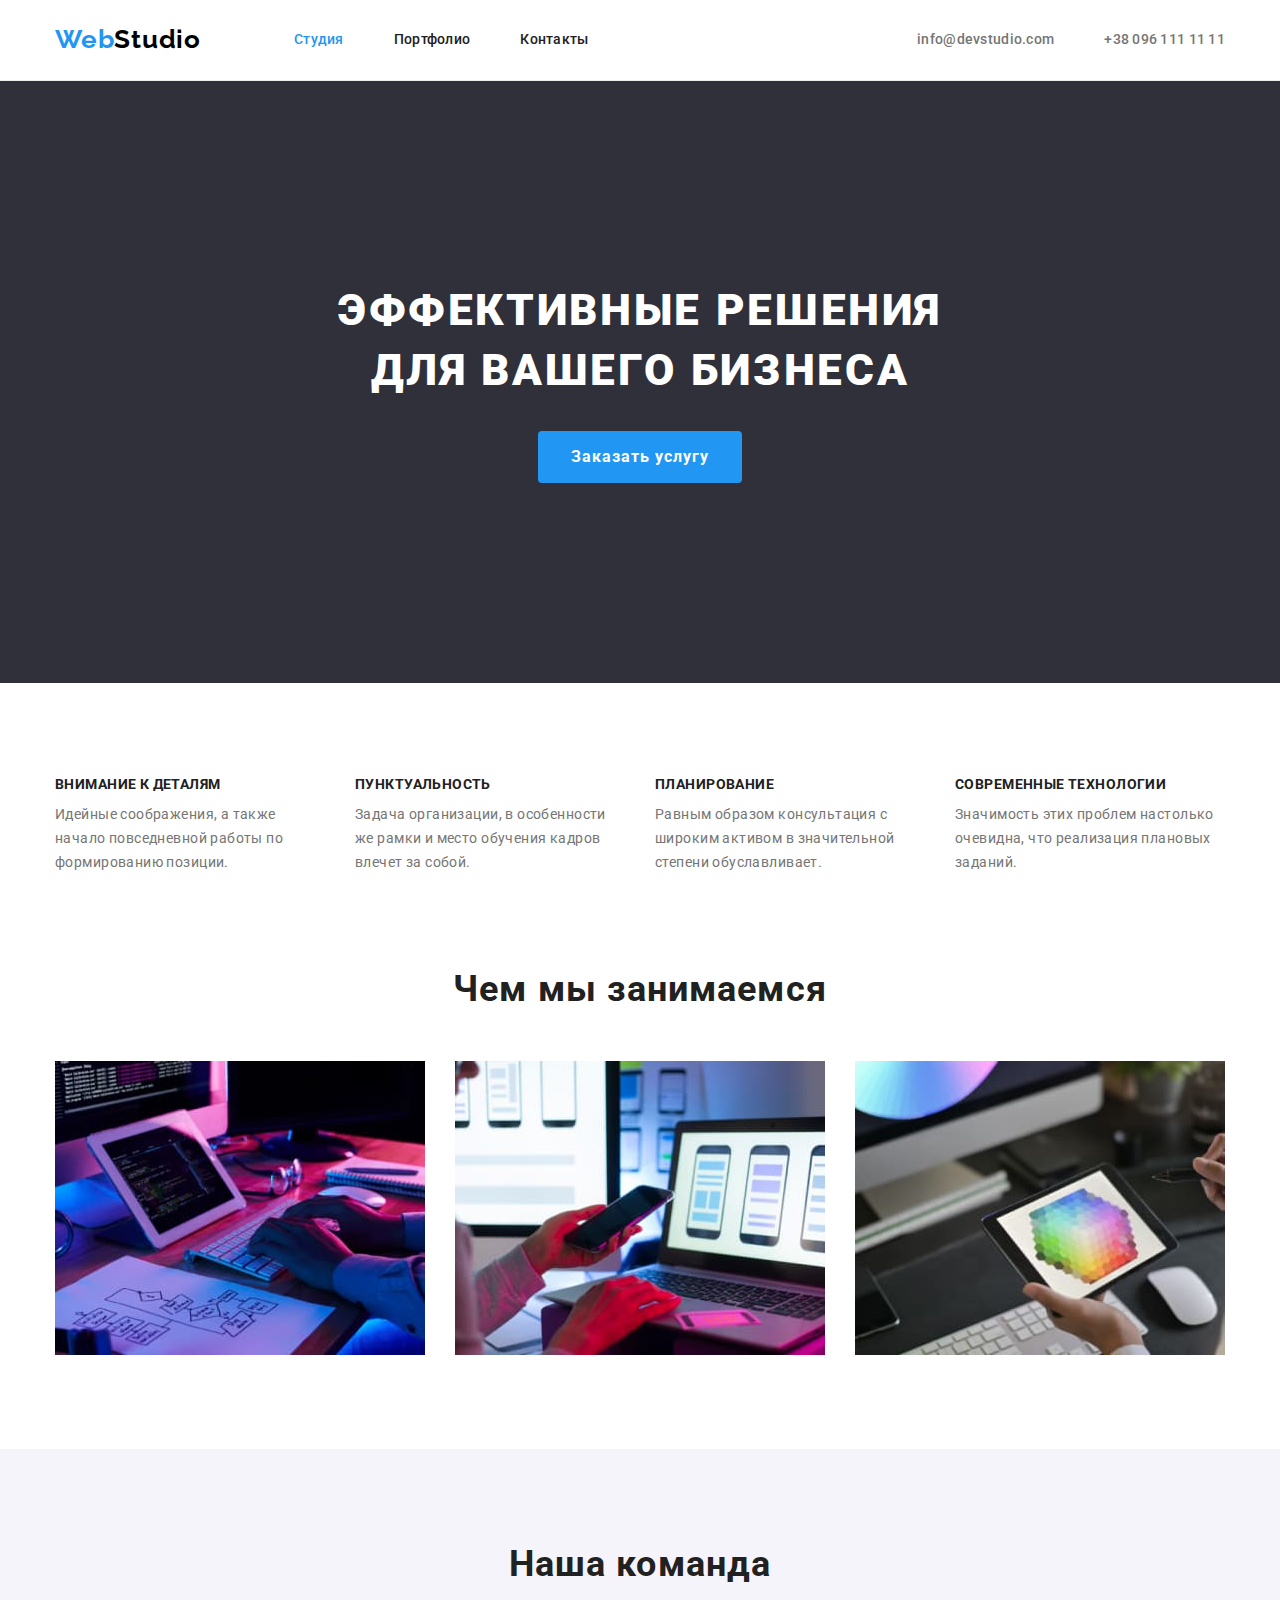
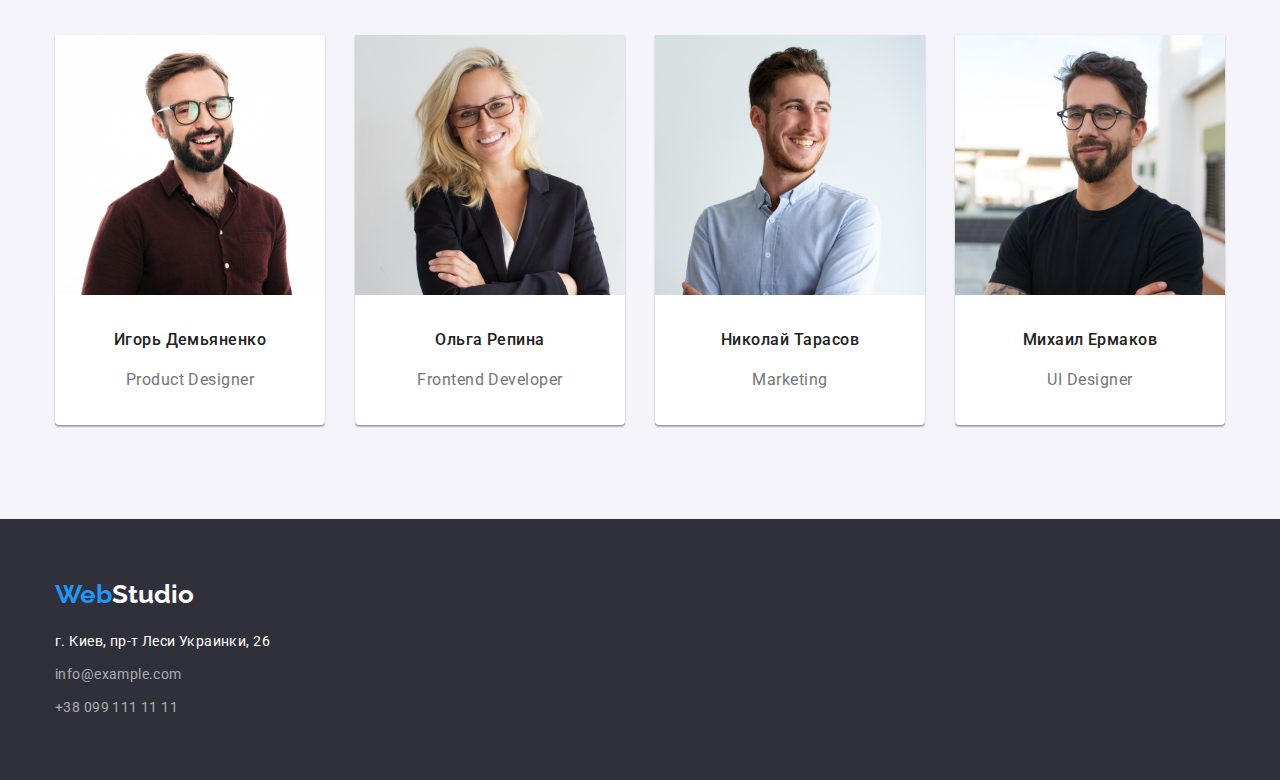
<file: index.html>
<!DOCTYPE html>
<html lang="ru">
  <head>
    <meta charset="UTF-8" />
    <meta http-equiv="X-UA-Compatible" content="IE=edge" />
    <meta name="viewport" content="width=device-width, initial-scale=1.0" />
    <title>Студия</title>
    <link rel="preconnect" href="https://fonts.googleapis.com" />
    <link rel="preconnect" href="https://fonts.gstatic.com" crossorigin />
    <link
      rel="stylesheet"
      href="https://cdnjs.cloudflare.com/ajax/libs/modern-normalize/1.1.0/modern-normalize.min.css"
    />
    <link
      href="https://fonts.googleapis.com/css2?family=Raleway:wght@700&family=Roboto:wght@400;500;700;900&display=swap"
      rel="stylesheet"
    />

    <link rel="stylesheet" href="./css/styles.css" />
  </head>
  <body>
    <!-- Шапка -->
    <header>
      <div class="container header">
        <nav>
          <a lang="en" href="./index.html" class="studio-header"
            ><span class="web">Web</span>Studio</a
          >
          <ul class="site-nav list">
            <li class="item"><a href="./index.html" class="link current">Студия</a></li>
            <li class="item"><a href="./portfolio.html" class="link">Портфолио</a></li>
            <li class="item"><a href="" class="link">Контакты</a></li>
          </ul>
        </nav>
        <ul class="header-contacts list">
          <li class="item">
            <a href="mailto:info@devstudio.com" class="link">info@devstudio.com</a>
          </li>
          <li class="item"><a href="tel:+380961111111" class="link"> +38 096 111 11 11</a></li>
        </ul>
      </div>
    </header>
    <main>
      <!-- Герой -->
      <section class="section hero">
        <div class="container hero">
          <h1 class="hero-title">Эффективные решения для вашего бизнеса</h1>
          <button type="button" class="button order primary">Заказать услугу</button>
        </div>
      </section>
      <!-- Особенности работы -->
      <section class="section advantages">
        <div class="container advantages">
          <h2 class="section-title hide">Наши преимущества</h2>

          <ul class="advantages list">
            <li class="item">
              <h3 class="title">Внимание к деталям</h3>
              <p class="desc">
                Идейные соображения, а также начало повседневной работы по формированию позиции.
              </p>
            </li>
            <li class="item">
              <h3 class="title">Пунктуальность</h3>
              <p class="desc">
                Задача организации, в особенности же рамки и место обучения кадров влечет за собой.
              </p>
            </li>
            <li class="item">
              <h3 class="title">Планирование</h3>
              <p class="desc">
                Равным образом консультация с широким активом в значительной степени обуславливает.
              </p>
            </li>
            <li class="item">
              <h3 class="title">Современные технологии</h3>
              <p class="desc">
                Значимость этих проблем настолько очевидна, что реализация плановых заданий.
              </p>
            </li>
          </ul>
        </div>
      </section>
      <!-- Чем занимаются -->
      <section class="section work">
        <div class="container work">
          <h2 class="section-title">Чем мы занимаемся</h2>

          <ul class="work list">
            <li class="item">
              <img src="./images/photo-box1.jpg" alt="Програмист пишет код" width="370" />
            </li>
            <li class="item">
              <img src="./images/photo-box2.jpg" alt="Телефон и ноутбук" width="370" />
            </li>
            <li class="item">
              <img src="./images/photo-box3.jpg" alt="Палитра цветов на планшете" width="370" />
            </li>
          </ul>
        </div>
      </section>
      <!-- Команда -->
      <section class="section team">
        <div class="container cooperators">
          <h2 class="section-title">Наша команда</h2>

          <ul class="cooperators list">
            <li class="item">
              <img src="./images/PD.jpg" alt="Product Designer" width="270" />
              <div class="desc">
                <h3 class="cooperator">Игорь Демьяненко</h3>
                <p lang="en" class="post">Product Designer</p>
              </div>
            </li>
            <li class="item">
              <img src="./images/FD.jpg" alt="Frontend Developer" width="270" />
              <div class="desc">
                <h3 class="cooperator">Ольга Репина</h3>
                <p lang="en" class="post">Frontend Developer</p>
              </div>
            </li>
            <li class="item">
              <img src="./images/M.jpg" alt="Marketing" width="270" />
              <div class="desc">
                <h3 class="cooperator">Николай Тарасов</h3>
                <p lang="en" class="post">Marketing</p>
              </div>
            </li>
            <li class="item">
              <img src="./images/UID.jpg" alt="UI Designer" width="270" />
              <div class="desc">
                <h3 class="cooperator">Михаил Ермаков</h3>
                <p lang="en" class="post">UI Designer</p>
              </div>
            </li>
          </ul>
        </div>
      </section>
    </main>
    <!-- Футер -->

    <footer class="section footer">
      <div class="container footer">
        <a lang="en" href="./index.html" class="studio-footer"
          ><span class="web">Web</span>Studio</a
        >
        <address>
          <ul class="address list">
            <li class="item">г. Киев, пр-т Леси Украинки, 26</li>
            <li class="item">
              <a href="mailto:info@example.com" class="address-mail">info@example.com</a>
            </li>
            <li class="item">
              <a href="tel:+380991111111" class="address-tel">+38 099 111 11 11</a>
            </li>
          </ul>
        </address>
      </div>
    </footer>
  </body>
</html>
</file>
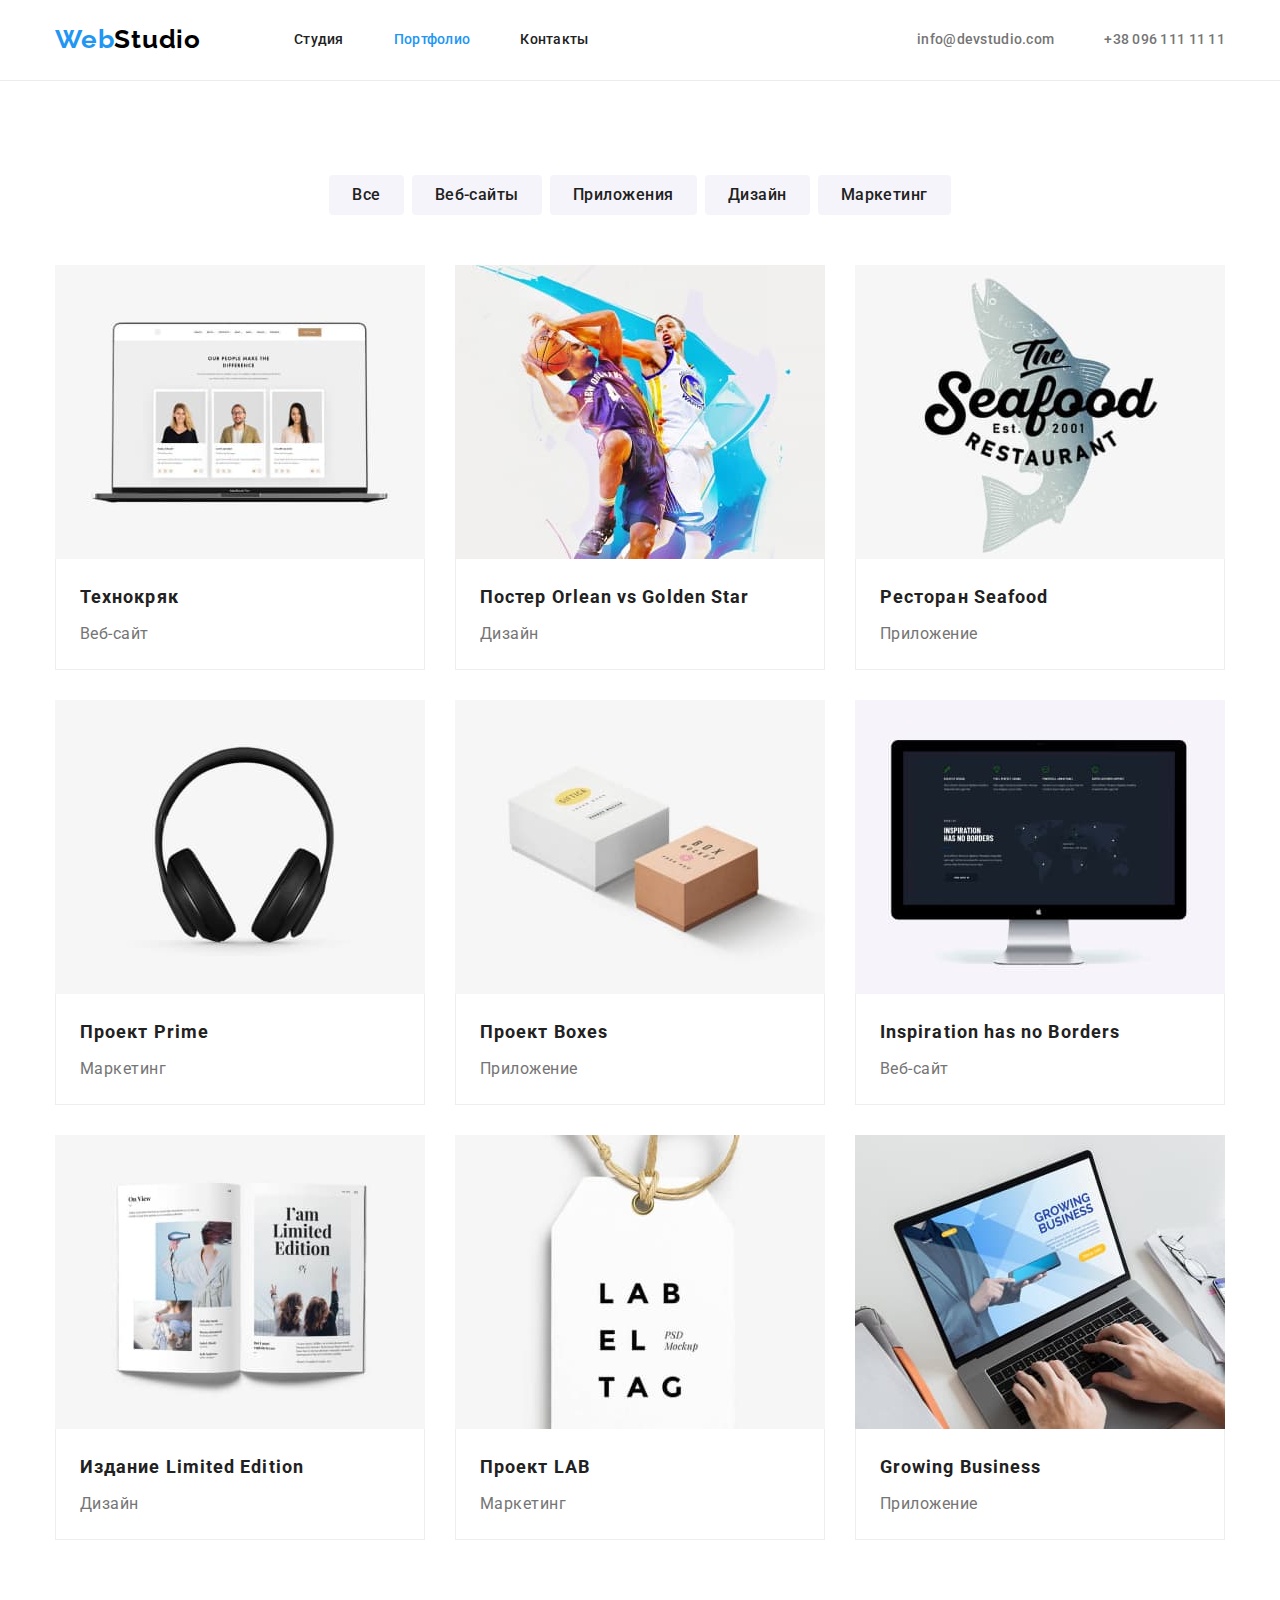
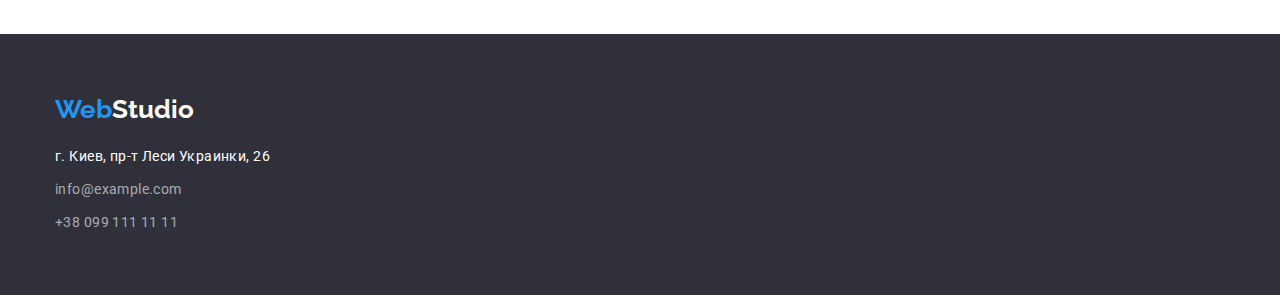
<file: portfolio.html>
<!DOCTYPE html>
<html lang="ru">
  <head>
    <meta charset="UTF-8" />
    <meta http-equiv="X-UA-Compatible" content="IE=edge" />
    <meta name="viewport" content="width=device-width, initial-scale=1.0" />
    <title>Портфолио</title>
    <link rel="preconnect" href="https://fonts.googleapis.com" />
    <link rel="preconnect" href="https://fonts.gstatic.com" crossorigin />
    <link
      rel="stylesheet"
      href="https://cdnjs.cloudflare.com/ajax/libs/modern-normalize/1.1.0/modern-normalize.min.css"
    />
    <link
      href="https://fonts.googleapis.com/css2?family=Raleway:wght@700&family=Roboto:wght@400;500;700;900&display=swap"
      rel="stylesheet"
    />
    <link rel="stylesheet" href="./css/styles.css" />
  </head>
  <body>
    <!-- Шапка -->
    <header>
      <div class="container header">
        <nav>
          <a lang="en" href="./index.html" class="studio-header"
            ><span class="web">Web</span>Studio</a
          >
          <ul class="site-nav list">
            <li class="item"><a href="./index.html" class="link">Студия</a></li>
            <li class="item"><a href="./portfolio.html" class="link current">Портфолио</a></li>
            <li class="item"><a href="" class="link">Контакты</a></li>
          </ul>
        </nav>
        <ul class="header-contacts list">
          <li class="item">
            <a href="mailto:info@devstudio.com" class="link">info@devstudio.com</a>
          </li>
          <li class="item"><a href="tel:+380961111111" class="link"> +38 096 111 11 11</a></li>
        </ul>
      </div>
    </header>
    <main>
      <section class="section portfolio">
        <div class="container">
          <h1 class="section-title hide">Портфолио</h1>
          <!-- Меню работ -->
          <ul class="menu-portfolio list">
            <li class="item">
              <button type="button" class="button portfolio current-btn">Все</button>
            </li>
            <li class="item"><button type="button" class="button portfolio">Веб-сайты</button></li>
            <li class="item"><button type="button" class="button portfolio">Приложения</button></li>
            <li class="item"><button type="button" class="button portfolio">Дизайн</button></li>
            <li class="item"><button type="button" class="button portfolio">Маркетинг</button></li>
          </ul>
          <!-- Примеры работ -->
          <ul class="works list">
            <li class="item">
              <a href="" class="link">
                <img src="./images/webphoto.jpg" alt="Открытый веб-сайт на ноутбуке" width="370" />
                <div class="desc">
                  <h2 class="list-title">Технокряк</h2>
                  <p class="name">Веб-сайт</p>
                </div></a
              >
            </li>
            <li class="item">
              <a href="" class="link"
                ><img src="./images/poster.jpg" alt="Постер два баскетболиста" width="370" />
                <div class="desc">
                  <h2 class="list-title">Постер <span lang="en">Orlean vs Golden Star</span></h2>
                  <p class="name">Дизайн</p>
                </div></a
              >
            </li>
            <li class="item">
              <a href="" class="link"
                ><img src="./images/seafood.jpg" alt="Логотип ресторана" width="370" />
                <div class="desc">
                  <h2 class="list-title">Ресторан <span lang="en">Seafood</span></h2>
                  <p class="name">Приложение</p>
                </div></a
              >
            </li>
            <li class="item">
              <a href="" class="link"
                ><img src="./images/earphon.jpg" alt="Наушники" width="370" />
                <div class="desc">
                  <h2 class="list-title">Проект <span lang="en">Prime</span></h2>
                  <p class="name">Маркетинг</p>
                </div></a
              >
            </li>
            <li class="item">
              <a href="" class="link"
                ><img src="./images/boxs.jpg" alt="Две коробки" width="370" />
                <div class="desc">
                  <h2 class="list-title">Проект <span lang="en">Boxes</span></h2>
                  <p class="name">Приложение</p>
                </div></a
              >
            </li>
            <li class="item">
              <a href="" class="link"
                ><img src="./images/monitor.jpg" alt="Открытый веб-сайт на мониторе" width="370" />
                <div class="desc">
                  <h2 lang="en" class="list-title">Inspiration has no Borders</h2>
                  <p class="name">Веб-сайт</p>
                </div></a
              >
            </li>
            <li class="item">
              <a href="" class="link"
                ><img src="./images/book.jpg" alt="Открытая книга" width="370" />
                <div class="desc">
                  <h2 class="list-title">Издание <span lang="en">Limited Edition</span></h2>
                  <p class="name">Дизайн</p>
                </div></a
              >
            </li>
            <li class="item">
              <a href="" class="link"
                ><img src="./images/leib.jpg" alt="Бирка" width="370" />
                <div class="desc">
                  <h2 class="list-title">Проект <span lang="en">LAB</span></h2>
                  <p class="name">Маркетинг</p>
                </div></a
              >
            </li>
            <li class="item">
              <a href="" class="link"
                ><img src="./images/netbook.jpg" alt="Открытое приложение на нетбуке" width="370" />
                <div class="desc">
                  <h2 lang="en" class="list-title">Growing Business</h2>
                  <p class="name">Приложение</p>
                </div></a
              >
            </li>
          </ul>
        </div>
      </section>
    </main>
    <!-- Футер -->
    <footer class="section footer">
      <div class="container footer">
        <a lang="en" href="./index.html" class="studio-footer"
          ><span class="web">Web</span>Studio</a
        >
        <address>
          <ul class="address list">
            <li class="item">г. Киев, пр-т Леси Украинки, 26</li>
            <li class="item">
              <a href="mailto:info@example.com" class="address-mail">info@example.com</a>
            </li>
            <li class="item">
              <a href="tel:+380991111111" class="address-tel">+38 099 111 11 11</a>
            </li>
          </ul>
        </address>
      </div>
    </footer>
  </body>
</html>
</file>
<file: css/styles.css>
/* цвет основного текста #757575 */
/* цвет вторичного текста #212121 */
/* белый #FFFFFF */
/* цвет акцента #2196F3 */
/* белый прозрачный в футере rgba(255, 255, 255, 0.6) */
/* черный в logo #000000 */
/* вторичный цвет фона #F5F4FA */
/* основной цвет фона #FFFFFF */
/* цвет фона героя и футера #2F303A */
/* цвет нижней рамки хедера #ECECEC */
/* цвет нижней рамки работ #EEEEEE */

:root {
  --primary-text-color: #757575;
  --title-text-color: #212121;
  --accent-color: #2196f3;
  --main-white-color: #ffffff;
  --btn-grey-color: #f5f4fa;
  --logo-black-color: #000000;
  --bgc-header-color: #2f303a;
  --address-footer-color: rgba(255, 255, 255, 0.6);
  --border-header-color: #ececec;
  --border-works-color: #eeeeee;
  --btn-hero-color: #188ce8;
  --accent-logo-color: aqua;
}

body {
  background-color: var(--primary-bg-color);
  color: var(--primary-text-color);

  font-family: Roboto, sans-serif;
}

.list,
h1,
h2,
h3,
h4,
h5,
h6,
p {
  list-style: none;
  padding: 0;
  margin: 0;
}

.container {
  margin-left: auto;
  margin-right: auto;
  width: 1200px;
  padding-right: 15px;
  padding-left: 15px;
}

/* Header */
header {
  border-bottom-width: 1px;
  border-bottom-style: solid;
  border-bottom-color: var(--border-header-color);
}

.container.header {
  display: flex;
  align-items: center;
}

nav {
  display: flex;
  align-items: center;
}
/* Logotip header */
.studio-header {
  margin-right: 93px;
  padding-top: 24px;
  padding-bottom: 25px;

  color: var(--logo-black-color);

  font-family: Raleway, sans-serif;
  font-weight: 700;
  font-size: 26px;
  line-height: 1.19;
  text-decoration: none;
  letter-spacing: 0.03em;
}

.web {
  color: var(--accent-color);
}

.studio-header:hover,
.studio-header:focus,
.studio-footer:hover,
.studio-footer:focus,
.studio-header:hover .web,
.studio-header:focus .web,
.studio-footer:hover .web,
.studio-footer:focus .web {
  color: var(--accent-logo-color);
}

/* Site nav */
.site-nav {
  display: flex;
}

.site-nav .item:not(:last-child) {
  margin-right: 50px;
}

.site-nav .link {
  display: block;
  padding-top: 32px;
  padding-bottom: 32px;

  color: var(--title-text-color);

  font-weight: 500;
  font-size: 14px;
  line-height: 1.14;
  letter-spacing: 0.02em;
  text-decoration: none;
}

.site-nav .link:hover,
.site-nav .link:focus {
  color: var(--accent-color);
}

.site-nav .link.current {
  color: var(--accent-color);
}

/* Contacts */

.header-contacts {
  display: flex;
  margin-left: auto;
}

.header-contacts .item:not(:last-child) {
  margin-right: 50px;
}

.header-contacts .link {
  display: block;
  padding-top: 32px;
  padding-bottom: 32px;

  color: var(--primary-text-color);

  font-weight: 500;
  font-size: 14px;
  line-height: 1.14;
  letter-spacing: 0.02em;
  text-decoration: none;
}

.header-contacts .link:hover,
.header-contacts .link:focus {
  color: var(--accent-color);
}

/* Hero */
section.hero {
  background-color: var(--bgc-header-color);
  text-align: center;
  padding-top: 200px;
  padding-bottom: 200px;
}

.container.hero {
  width: 696px;
}

.hero-title {
  color: var(--main-white-color);

  font-weight: 900;
  font-size: 44px;
  line-height: 1.36;
  letter-spacing: 0.06em;
  text-transform: uppercase;

  margin-bottom: 30px;
}

.button.order {
  font-weight: 700;
  font-size: 16px;
  line-height: 1.88;

  align-items: center;
  letter-spacing: 0.06em;
  padding: 10px 32px;
}

.button.order:hover,
.button.order:focus {
  color: var(--main-white-color);
  background-color: var(--btn-hero-color);
}

.section-title.hide {
  position: absolute;
  width: 1px;
  height: 1px;
  margin: -1px;
  border: 0;
  padding: 0;

  white-space: nowrap;
  clip-path: inset(100%);
  clip: rect(0 0 0 0);
  overflow: hidden;
}

/* Advantages */

.section.advantages {
  padding-top: 94px;
  padding-bottom: 94px;
}

.section-title {
  color: var(--title-text-color);

  font-weight: 700;
  font-size: 36px;
  line-height: 1.17;
  text-align: center;
  letter-spacing: 0.03em;
}
.advantages .list {
  display: flex;
}

.advantages.list .item {
  width: 370px;
}

.advantages.list .item:not(:last-child) {
  margin-right: 30px;
}

.advantages .title {
  color: var(--title-text-color);

  font-weight: 700;
  font-size: 14px;
  line-height: 1.14;
  text-transform: uppercase;
  letter-spacing: 0.03em;

  margin-bottom: 10px;
}

.advantages .desc {
  font-weight: 400;
  font-size: 14px;
  line-height: 1.71;
  letter-spacing: 0.03em;
}

.section.work {
  padding-bottom: 94px;
}

.work.list {
  display: flex;
}
.work.list img {
  display: block;
  max-width: 100%;
  height: auto;
}

.work.list .item.item:not(:last-child) {
  margin-right: 30px;
}
.container.work .section-title,
.container.cooperators .section-title {
  margin-bottom: 50px;
}

/* Team */

.section.team {
  background-color: var(--btn-grey-color);
  padding-top: 94px;
  padding-bottom: 94px;
}

.cooperators.list {
  display: flex;
}
.cooperators.list img {
  display: block;
  max-width: 100%;
  height: auto;
}

.cooperators .list .item {
  background-color: var(--main-white-color);
  box-shadow: 0px 1px 3px rgba(0, 0, 0, 0.12), 0px 1px 1px rgba(0, 0, 0, 0.14),
    0px 2px 1px rgba(0, 0, 0, 0.2);
  border-radius: 0px 0px 4px 4px;
}
.cooperators.list .item:not(:last-child) {
  margin-right: 30px;
}
.section.team .desc {
  padding: 30px 0;
  text-align: center;
}
.cooperators .cooperator {
  color: var(--title-text-color);

  font-weight: 500;
  font-size: 16px;
  line-height: 1.9;
  letter-spacing: 0.03em;
  margin-bottom: 10px;
}

.cooperators .post {
  font-weight: 400;
  font-size: 16px;
  line-height: 1.9;
  letter-spacing: 0.03em;
}

/* Footer */

.section.footer {
  padding-top: 60px;
  padding-bottom: 60px;
  background-color: var(--bgc-header-color);
}

.container.footer {
  display: block;
}

.studio-footer {
  display: block;
  color: var(--main-white-color);

  font-family: Raleway, sans-serif;
  font-weight: 700;
  font-size: 26px;
  line-height: 1.19;
  text-decoration: none;
  margin-bottom: 20px;
}

.address {
  color: var(--main-white-color);

  font-style: normal;
  font-weight: 400;
  font-size: 14px;
  line-height: 1.71;
  letter-spacing: 0.03em;
}

.address.list {
  display: block;
}

.address.list .item.item:not(:last-child) {
  margin-bottom: 9px;
}
.address-mail,
.address-tel {
  color: var(--address-footer-color);

  font-weight: 400;
  font-size: 14px;
  line-height: 1.71;
  letter-spacing: 0.03em;
  text-decoration: none;
}

.address-mail:hover,
.address-mail:focus,
.address-tel:hover,
.address-tel:focus {
  color: var(--accent-color);
}

/* Button */
.button {
  color: var(--title-text-color--);
  background-color: var(--main-white-color);

  cursor: pointer;
  font-family: inherit;
  font-weight: 500;
  font-size: 16px;
  line-height: 1.62;
  letter-spacing: 0.03em;
  text-align: center;

  border-radius: 4px;
  border: 1px solid transparent;
  display: inline-block;
}

.button.primary {
  color: var(--main-white-color);
  background-color: var(--accent-color);
}

.button.portfolio {
  color: var(--title-text-color);
  background-color: var(--btn-grey-color);
}

/* Стили Портфолио */
.section.portfolio {
  padding-top: 94px;
  padding-bottom: 94px;
}

/* Меню работ */
.menu-portfolio.list {
  display: flex;
  justify-content: center;
  margin-bottom: 50px;
}

.menu-portfolio .item.item:not(:last-child) {
  margin-right: 8px;
}

.portfoio .current-btn {
  color: var(--main-white-color);
  background-color: var(--accent-color);
}

.menu-portfolio .button {
  padding: 6px 22px;
}

.menu-portfolio .button:hover,
.menu-portfolio .button:focus {
  color: var(--main-white-color);
  background-color: var(--accent-color);
}

/* Примеры работ */

.works {
  display: flex;
  flex-wrap: wrap;
  gap: 30px;
}

.works .item {
  flex-basis: calc((100% - 2 * 30px) / 3);
}

/* .works .item:not(:nth-child(3n)) {
  margin-right: 30px;
}
.works .item:not(:nth-last-child(-n + 3)) {
  margin-bottom: 30px;
} */

.list .link {
  text-decoration: none;
}

.works.list img {
  display: block;
  width: 100%;
  height: auto;
}

.works.list .desc {
  display: block;
  padding: 20px 24px;

  border-width: 0 1px 1px;
  border-style: solid;
  border-color: var(--border-works-color);
}

.list-title {
  margin-bottom: 4px;

  color: var(--title-text-color);

  font-weight: 700;
  font-size: 18px;
  line-height: 2;
  letter-spacing: 0.06em;
}

.list .name {
  color: var(--primary-text-color);

  font-weight: 400;
  font-size: 16px;
  line-height: 1.88;
  text-decoration: none;
  letter-spacing: 0.03em;
}
</file>
